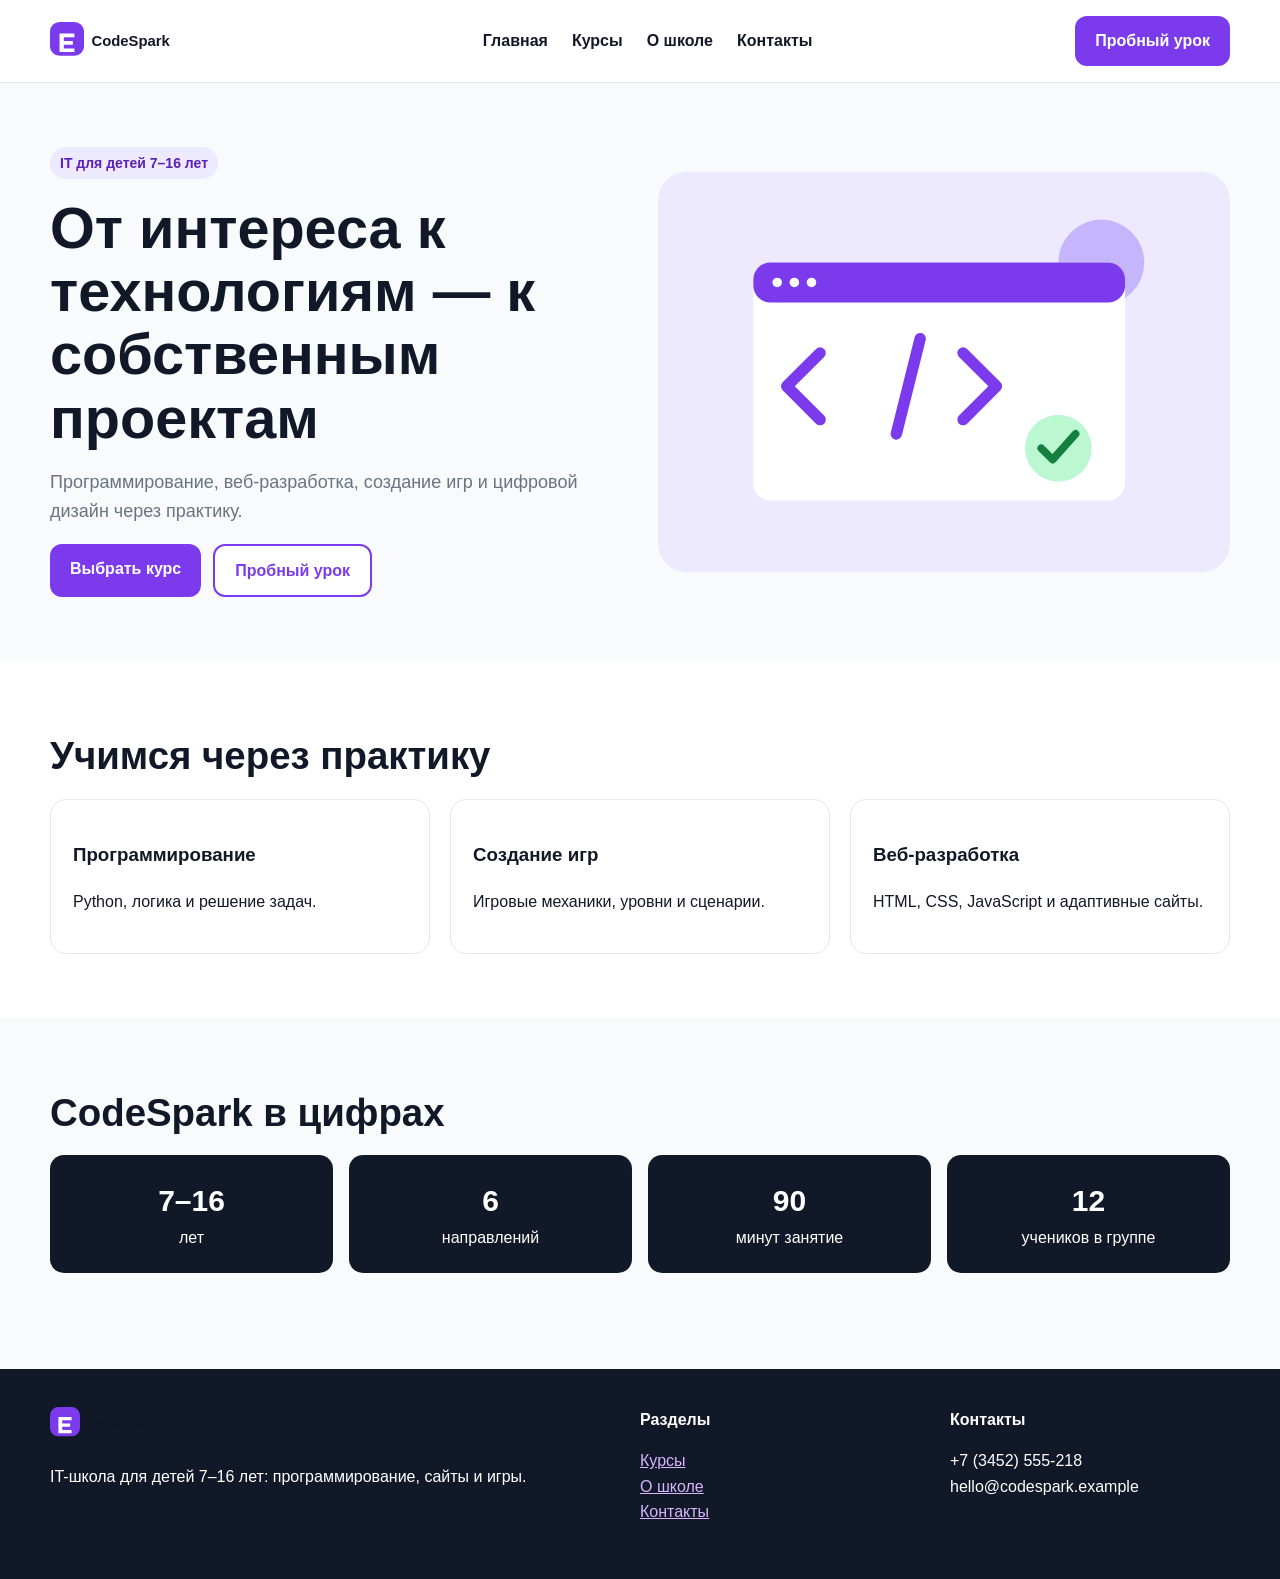
<file: index.html>
<!doctype html><html lang="ru"><head><meta charset="UTF-8"><meta name="viewport" content="width=device-width, initial-scale=1.0"><title>CodeSpark — IT-школа для детей</title><link rel="stylesheet" href="style.css"></head><body><header class="site-header"><div class="container header-inner"><a class="logo" href="index.html"><img src="assets/logo.svg" alt="CodeSpark"></a><nav class="main-nav" aria-label="Основная навигация"><ul><li><a href="index.html" aria-current="page">Главная</a></li><li><a href="courses.html" >Курсы</a></li><li><a href="about.html" >О школе</a></li><li><a href="contacts.html" >Контакты</a></li></ul></nav><a class="btn" href="contacts.html#trial">Пробный урок</a></div></header><main><section class="hero"><div class="container hero-grid"><div><span class="badge">IT для детей 7–16 лет</span><h1>От интереса к технологиям — к собственным проектам</h1><p>Программирование, веб-разработка, создание игр и цифровой дизайн через практику.</p><div class="hero-actions"><a class="btn" href="courses.html">Выбрать курс</a><a class="btn btn-secondary" href="contacts.html#trial">Пробный урок</a></div></div><img class="hero-image" src="assets/hero.svg" alt="Иллюстрация IT-обучения"></div></section><section class="section alt"><div class="container"><h2 class="section-title">Учимся через практику</h2><div class="cards"><article class="card"><h3>Программирование</h3><p>Python, логика и решение задач.</p></article><article class="card"><h3>Создание игр</h3><p>Игровые механики, уровни и сценарии.</p></article><article class="card"><h3>Веб-разработка</h3><p>HTML, CSS, JavaScript и адаптивные сайты.</p></article></div></div></section><section class="section"><div class="container"><h2 class="section-title">CodeSpark в цифрах</h2><div class="stats"><div class="stat"><strong>7–16</strong>лет</div><div class="stat"><strong>6</strong>направлений</div><div class="stat"><strong>90</strong>минут занятие</div><div class="stat"><strong>12</strong>учеников в группе</div></div></div></section></main><footer class="footer"><div class="container footer-grid"><div><img src="assets/logo.svg" alt="CodeSpark" width="150"><p>IT-школа для детей 7–16 лет: программирование, сайты и игры.</p></div><div><strong>Разделы</strong><p><a href="courses.html">Курсы</a><br><a href="about.html">О школе</a><br><a href="contacts.html">Контакты</a></p></div><div><strong>Контакты</strong><p>+7 (3452) 555-218<br>hello@codespark.example</p></div></div></footer></body></html>
</file>
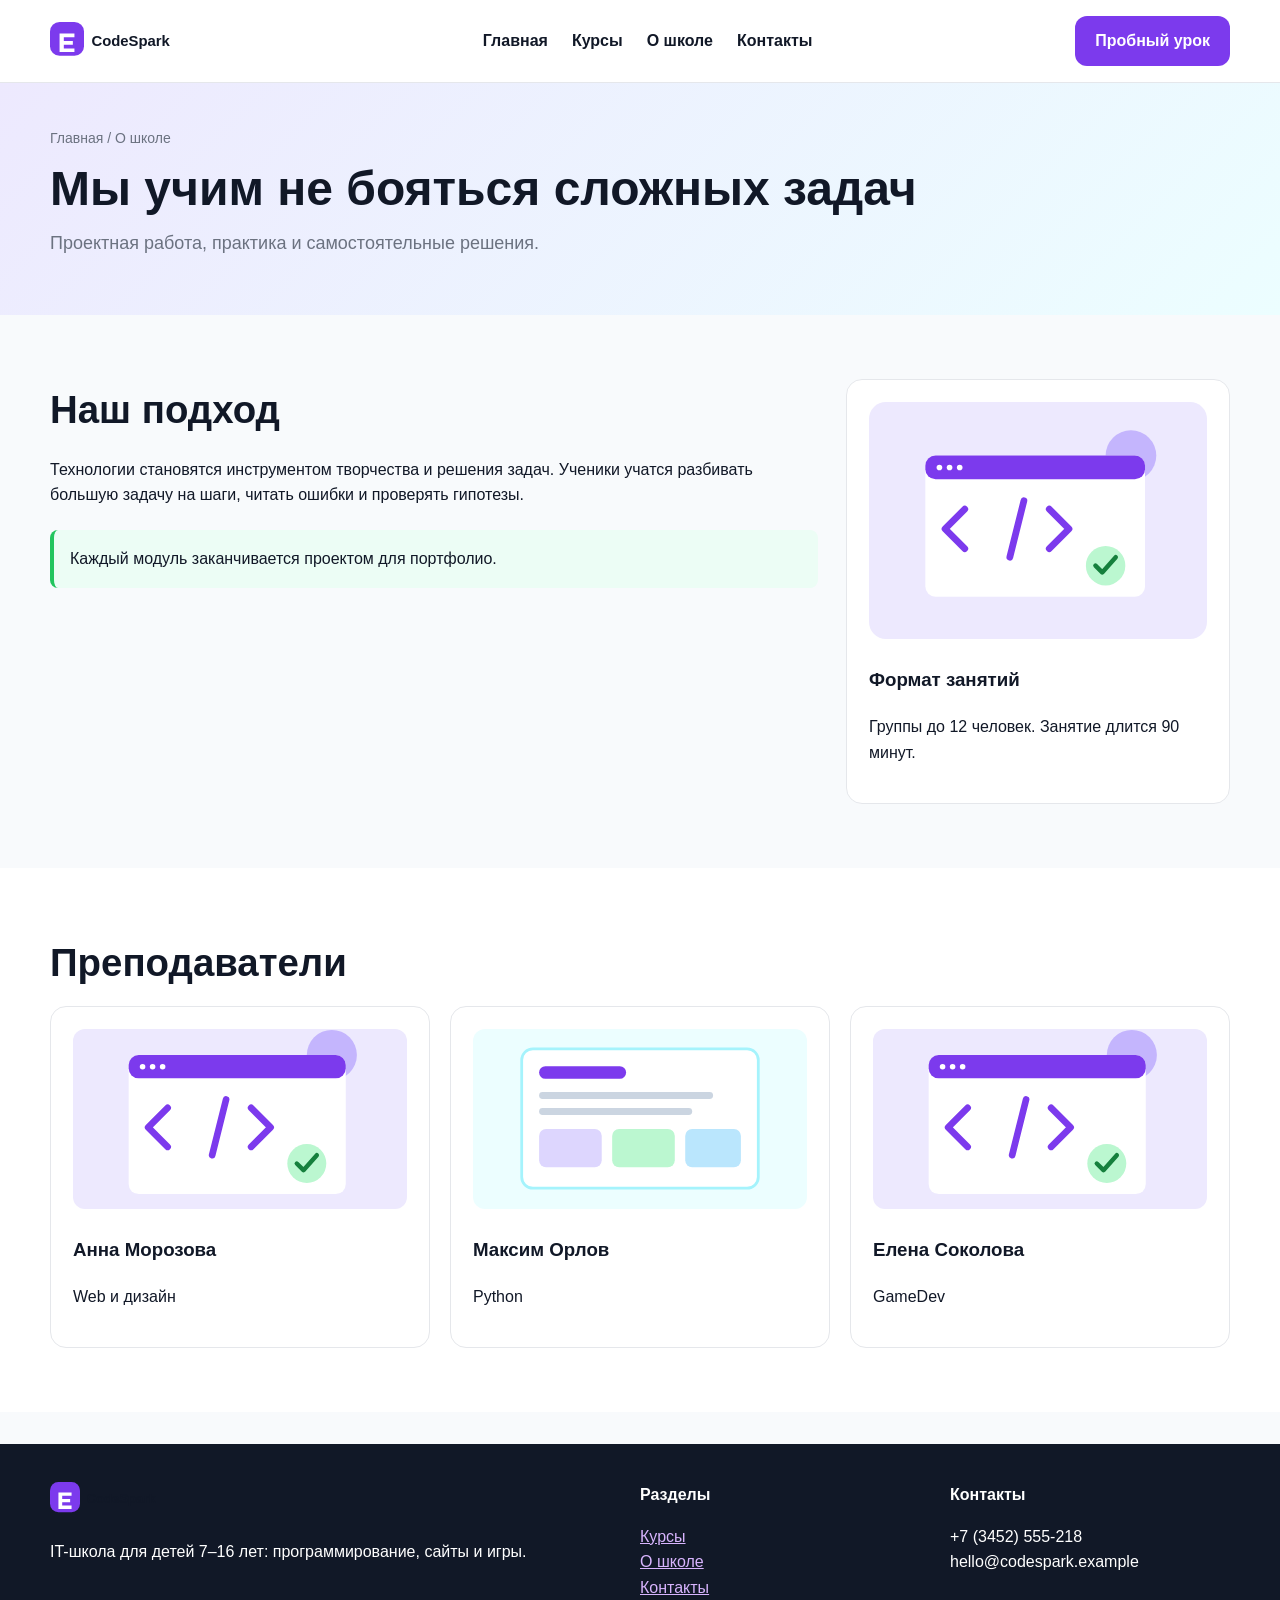
<file: about.html>
<!doctype html><html lang="ru"><head><meta charset="UTF-8"><meta name="viewport" content="width=device-width, initial-scale=1.0"><title>О школе — CodeSpark</title><link rel="stylesheet" href="style.css"></head><body><header class="site-header"><div class="container header-inner"><a class="logo" href="index.html"><img src="assets/logo.svg" alt="CodeSpark"></a><nav class="main-nav" aria-label="Основная навигация"><ul><li><a href="index.html" >Главная</a></li><li><a href="courses.html" >Курсы</a></li><li><a href="about.html" aria-current="page">О школе</a></li><li><a href="contacts.html" >Контакты</a></li></ul></nav><a class="btn" href="contacts.html#trial">Пробный урок</a></div></header><main><section class="page-hero"><div class="container"><div class="breadcrumbs">Главная / О школе</div><h1>Мы учим не бояться сложных задач</h1><p class="section-lead">Проектная работа, практика и самостоятельные решения.</p></div></section><section class="section"><div class="container about-layout"><div><h2 class="section-title">Наш подход</h2><p>Технологии становятся инструментом творчества и решения задач. Ученики учатся разбивать большую задачу на шаги, читать ошибки и проверять гипотезы.</p><div class="notice">Каждый модуль заканчивается проектом для портфолио.</div></div><aside class="sidebar"><img src="assets/hero.svg" alt="Обучение программированию"><h3>Формат занятий</h3><p>Группы до 12 человек. Занятие длится 90 минут.</p></aside></div></section><section class="section alt"><div class="container"><h2 class="section-title">Преподаватели</h2><div class="team-grid"><article class="teacher"><img class="teacher-avatar" src="assets/hero.svg" alt=""><h3>Анна Морозова</h3><p>Web и дизайн</p></article><article class="teacher"><img class="teacher-avatar" src="assets/courses.svg" alt=""><h3>Максим Орлов</h3><p>Python</p></article><article class="teacher"><img class="teacher-avatar" src="assets/hero.svg" alt=""><h3>Елена Соколова</h3><p>GameDev</p></article></div></div></section></main><footer class="footer"><div class="container footer-grid"><div><img src="assets/logo.svg" alt="CodeSpark" width="150"><p>IT-школа для детей 7–16 лет: программирование, сайты и игры.</p></div><div><strong>Разделы</strong><p><a href="courses.html">Курсы</a><br><a href="about.html">О школе</a><br><a href="contacts.html">Контакты</a></p></div><div><strong>Контакты</strong><p>+7 (3452) 555-218<br>hello@codespark.example</p></div></div></footer></body></html>
</file>
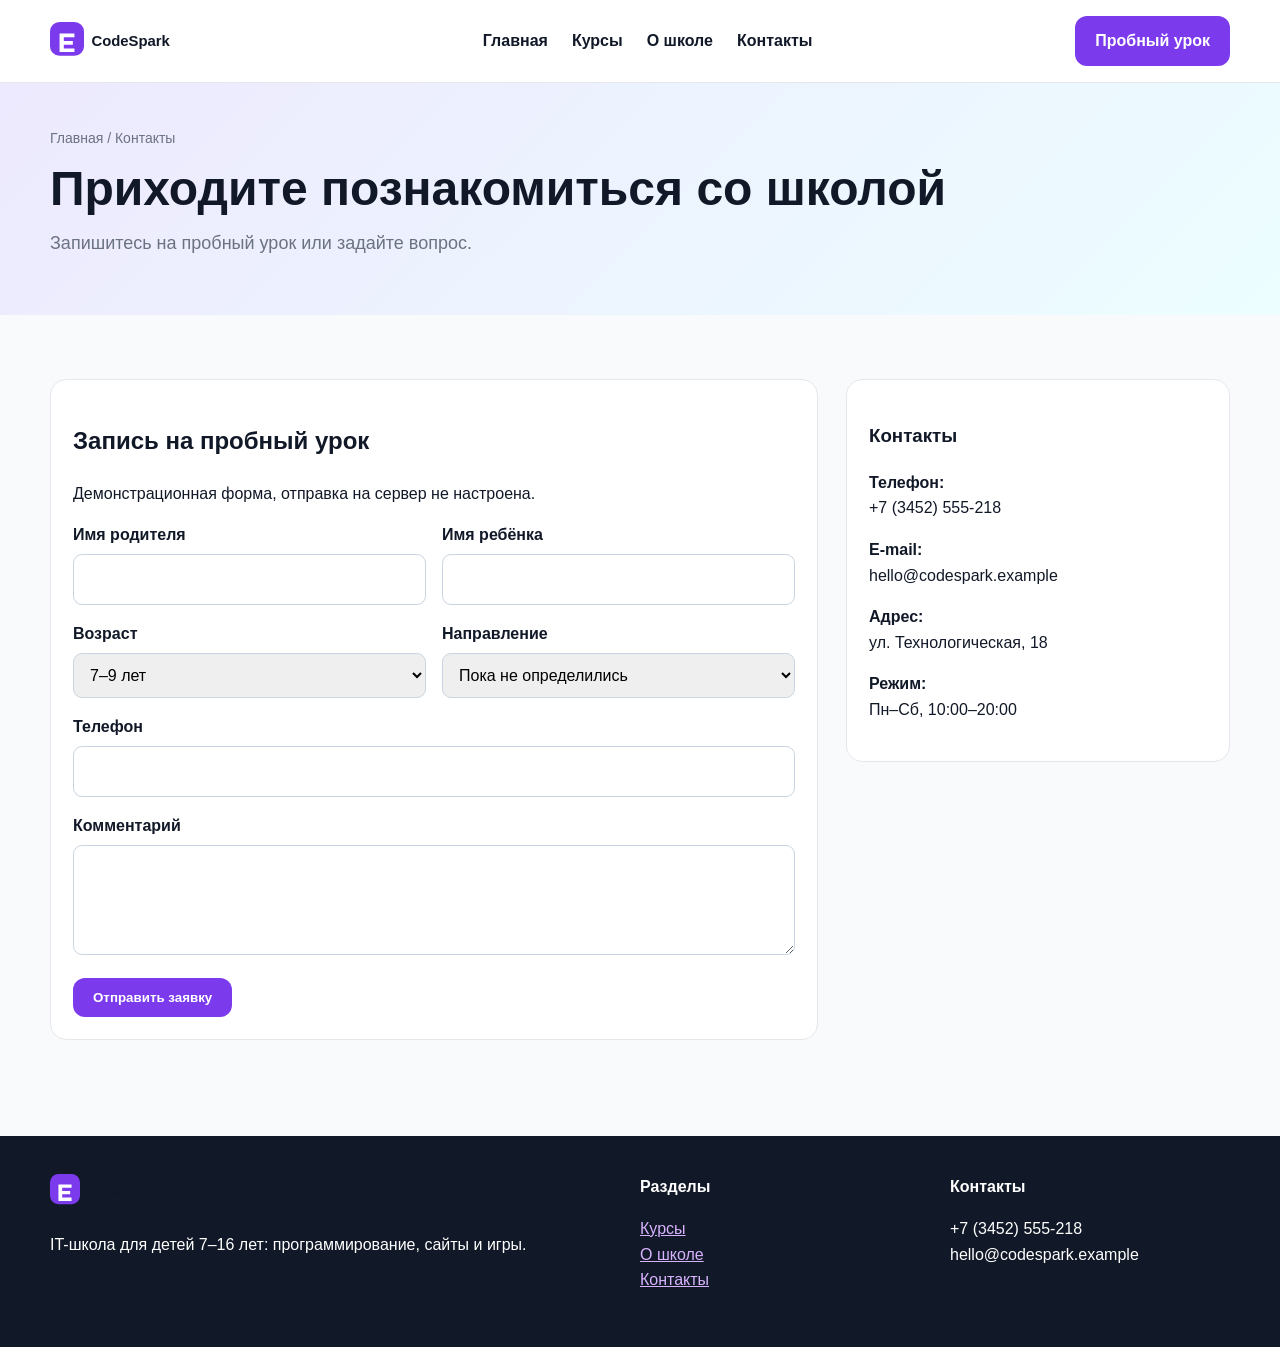
<file: contacts.html>
<!doctype html><html lang="ru"><head><meta charset="UTF-8"><meta name="viewport" content="width=device-width, initial-scale=1.0"><title>Контакты — CodeSpark</title><link rel="stylesheet" href="style.css"></head><body><header class="site-header"><div class="container header-inner"><a class="logo" href="index.html"><img src="assets/logo.svg" alt="CodeSpark"></a><nav class="main-nav" aria-label="Основная навигация"><ul><li><a href="index.html" >Главная</a></li><li><a href="courses.html" >Курсы</a></li><li><a href="about.html" >О школе</a></li><li><a href="contacts.html" aria-current="page">Контакты</a></li></ul></nav><a class="btn" href="contacts.html#trial">Пробный урок</a></div></header><main><section class="page-hero"><div class="container"><div class="breadcrumbs">Главная / Контакты</div><h1>Приходите познакомиться со школой</h1><p class="section-lead">Запишитесь на пробный урок или задайте вопрос.</p></div></section><section class="section" id="trial"><div class="container contact-layout"><div class="form-card"><h2>Запись на пробный урок</h2><p>Демонстрационная форма, отправка на сервер не настроена.</p><form><div class="form-row"><div class="form-group"><label for="parent">Имя родителя</label><input id="parent" name="parent" autocomplete="name" required></div><div class="form-group"><label for="child">Имя ребёнка</label><input id="child" name="child" required></div></div><div class="form-row"><div class="form-group"><label for="age">Возраст</label><select id="age" name="age"><option>7–9 лет</option><option>10–12 лет</option><option>13–16 лет</option></select></div><div class="form-group"><label for="course">Направление</label><select id="course" name="course"><option>Пока не определились</option><option>Игры</option><option>Python</option><option>Web</option></select></div></div><div class="form-group"><label for="phone">Телефон</label><input id="phone" name="phone" type="tel" autocomplete="tel" required></div><div class="form-group"><label for="comment">Комментарий</label><textarea id="comment" name="comment"></textarea></div><button class="btn" type="button">Отправить заявку</button></form></div><aside class="sidebar"><h3>Контакты</h3><p><strong>Телефон:</strong><br>+7 (3452) 555-218</p><p><strong>E-mail:</strong><br>hello@codespark.example</p><p><strong>Адрес:</strong><br>ул. Технологическая, 18</p><p><strong>Режим:</strong><br>Пн–Сб, 10:00–20:00</p></aside></div></section></main><footer class="footer"><div class="container footer-grid"><div><img src="assets/logo.svg" alt="CodeSpark" width="150"><p>IT-школа для детей 7–16 лет: программирование, сайты и игры.</p></div><div><strong>Разделы</strong><p><a href="courses.html">Курсы</a><br><a href="about.html">О школе</a><br><a href="contacts.html">Контакты</a></p></div><div><strong>Контакты</strong><p>+7 (3452) 555-218<br>hello@codespark.example</p></div></div></footer></body></html>
</file>
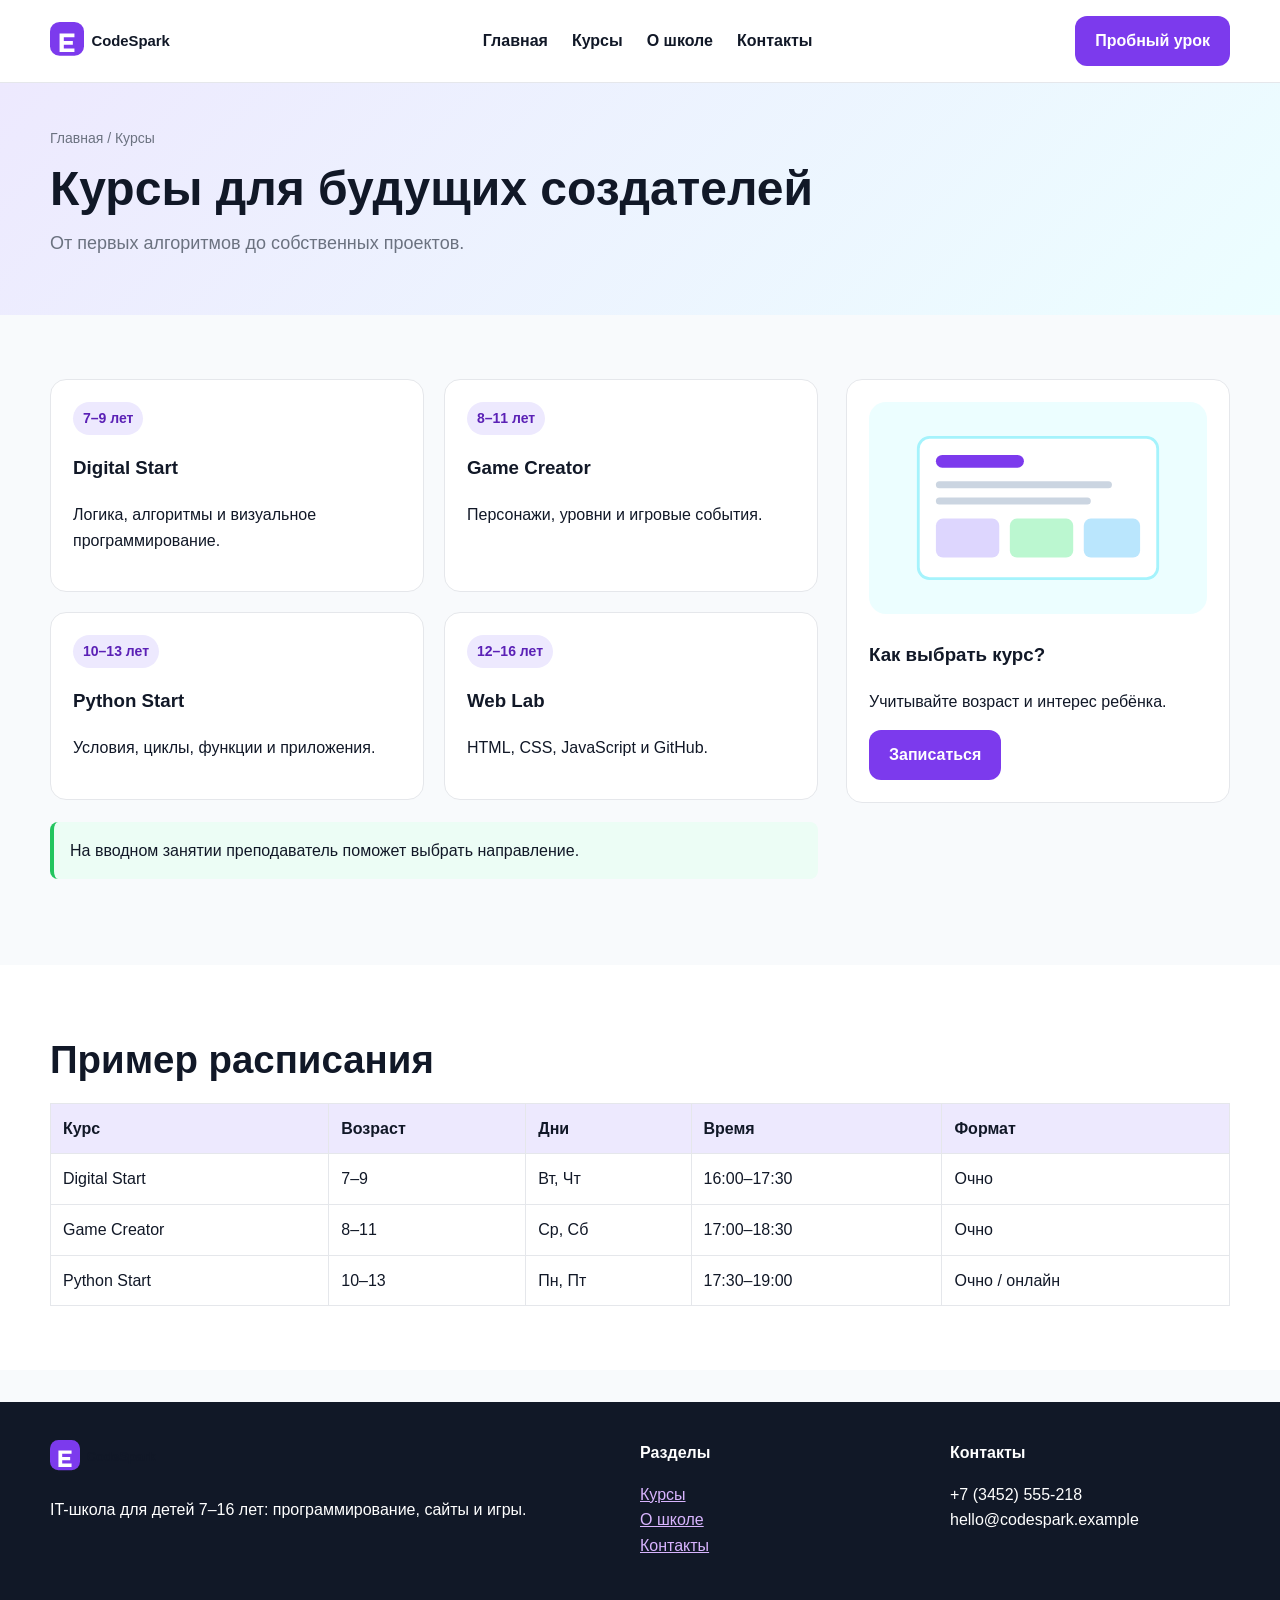
<file: courses.html>
<!doctype html><html lang="ru"><head><meta charset="UTF-8"><meta name="viewport" content="width=device-width, initial-scale=1.0"><title>Курсы — CodeSpark</title><link rel="stylesheet" href="style.css"></head><body><header class="site-header"><div class="container header-inner"><a class="logo" href="index.html"><img src="assets/logo.svg" alt="CodeSpark"></a><nav class="main-nav" aria-label="Основная навигация"><ul><li><a href="index.html" >Главная</a></li><li><a href="courses.html" aria-current="page">Курсы</a></li><li><a href="about.html" >О школе</a></li><li><a href="contacts.html" >Контакты</a></li></ul></nav><a class="btn" href="contacts.html#trial">Пробный урок</a></div></header><main><section class="page-hero"><div class="container"><div class="breadcrumbs">Главная / Курсы</div><h1>Курсы для будущих создателей</h1><p class="section-lead">От первых алгоритмов до собственных проектов.</p></div></section><section class="section"><div class="container course-layout"><div><div class="course-list"><article class="course-card"><span class="badge">7–9 лет</span><h3>Digital Start</h3><p>Логика, алгоритмы и визуальное программирование.</p></article><article class="course-card"><span class="badge">8–11 лет</span><h3>Game Creator</h3><p>Персонажи, уровни и игровые события.</p></article><article class="course-card"><span class="badge">10–13 лет</span><h3>Python Start</h3><p>Условия, циклы, функции и приложения.</p></article><article class="course-card"><span class="badge">12–16 лет</span><h3>Web Lab</h3><p>HTML, CSS, JavaScript и GitHub.</p></article></div><div class="notice">На вводном занятии преподаватель поможет выбрать направление.</div></div><aside class="sidebar"><img src="assets/courses.svg" alt="Иллюстрация курсов"><h3>Как выбрать курс?</h3><p>Учитывайте возраст и интерес ребёнка.</p><a class="btn" href="contacts.html#trial">Записаться</a></aside></div></section><section class="section alt"><div class="container"><h2 class="section-title">Пример расписания</h2><div class="schedule-wrap" role="region" aria-label="Расписание, прокручивается по горизонтали" tabindex="0"><table class="schedule"><thead><tr><th>Курс</th><th>Возраст</th><th>Дни</th><th>Время</th><th>Формат</th></tr></thead><tbody><tr><td>Digital Start</td><td>7–9</td><td>Вт, Чт</td><td>16:00–17:30</td><td>Очно</td></tr><tr><td>Game Creator</td><td>8–11</td><td>Ср, Сб</td><td>17:00–18:30</td><td>Очно</td></tr><tr><td>Python Start</td><td>10–13</td><td>Пн, Пт</td><td>17:30–19:00</td><td>Очно / онлайн</td></tr></tbody></table></div></div></section></main><footer class="footer"><div class="container footer-grid"><div><img src="assets/logo.svg" alt="CodeSpark" width="150"><p>IT-школа для детей 7–16 лет: программирование, сайты и игры.</p></div><div><strong>Разделы</strong><p><a href="courses.html">Курсы</a><br><a href="about.html">О школе</a><br><a href="contacts.html">Контакты</a></p></div><div><strong>Контакты</strong><p>+7 (3452) 555-218<br>hello@codespark.example</p></div></div></footer></body></html>
</file>
<file: style.css>
:root{--bg:#f8fafc;--text:#111827;--muted:#6b7280;--primary:#7c3aed;--line:#e5e7eb;--dark:#111827}*{box-sizing:border-box}body{margin:0;font:16px/1.6 Arial,Helvetica,sans-serif;color:var(--text);background:var(--bg)}img{max-width:100%;height:auto}a{color:inherit}.container{width:min(1180px,calc(100% - 40px));margin:auto}.site-header{position:sticky;top:0;z-index:5;background:#fff;border-bottom:1px solid var(--line)}.header-inner{min-height:82px;display:flex;align-items:center;justify-content:space-between;gap:20px}.logo img{width:170px;display:block}.main-nav ul{display:flex;gap:24px;list-style:none;padding:0;margin:0;flex-wrap:wrap}.main-nav a{text-decoration:none;font-weight:700}.main-nav a:hover{color:var(--primary)}.btn{display:inline-block;border:0;border-radius:12px;padding:12px 20px;background:var(--primary);color:#fff;text-decoration:none;font-weight:700;cursor:pointer}.btn-secondary{background:#fff;color:var(--primary);border:2px solid var(--primary)}.hero{padding:64px 0}.hero-grid{display:grid;grid-template-columns:repeat(2,minmax(0,1fr));gap:36px;align-items:center}.hero h1{font-size:clamp(2rem,5vw,3.6rem);line-height:1.1;margin:.3em 0}.hero p,.section-lead{font-size:18px;color:var(--muted)}.hero-actions{display:flex;gap:12px;flex-wrap:wrap}.hero-image{width:100%;border-radius:24px}.section{padding:64px 0}.section.alt{background:#fff}.section-title{font-size:clamp(1.7rem,3vw,2.4rem);margin:0 0 12px}.section-lead{max-width:760px;margin:0 0 28px}.badge{display:inline-block;background:#ede9fe;color:#5b21b6;border-radius:99px;padding:5px 10px;font-size:14px;font-weight:700}.cards,.course-list,.team-grid{display:grid;grid-template-columns:repeat(3,minmax(0,1fr));gap:20px}.card,.course-card,.teacher,.form-card,.sidebar,.feature{padding:22px;background:#fff;border:1px solid var(--line);border-radius:16px;min-width:0}.stats{display:grid;grid-template-columns:repeat(4,minmax(0,1fr));gap:16px}.stat{background:var(--dark);color:#fff;padding:22px;border-radius:14px;text-align:center}.stat strong{display:block;font-size:30px}.course-layout,.about-layout,.contact-layout{display:grid;grid-template-columns:minmax(0,2fr) minmax(240px,1fr);gap:28px;align-items:start}.course-list{grid-template-columns:repeat(2,minmax(0,1fr))}.sidebar{position:sticky;top:110px}.schedule-wrap{max-width:100%;overflow-x:auto;-webkit-overflow-scrolling:touch}.schedule{width:100%;min-width:680px;border-collapse:collapse;background:#fff}.schedule th,.schedule td{padding:12px;border:1px solid var(--line);text-align:left}.schedule th{background:#ede9fe}.teacher-avatar{width:100%;height:180px;object-fit:cover;border-radius:12px}.feature-row{display:flex;gap:18px}.feature{flex:1}.form-row{display:flex;gap:16px}.form-group{flex:1;min-width:0;margin-bottom:16px}label{display:block;font-weight:700;margin-bottom:6px}input,select,textarea{width:100%;max-width:100%;padding:12px;border:1px solid #cbd5e1;border-radius:9px;font:inherit}textarea{min-height:110px;resize:vertical}.page-hero{padding:44px 0 30px;background:linear-gradient(135deg,#ede9fe,#ecfeff)}.page-hero h1{font-size:clamp(2rem,5vw,3rem);line-height:1.15;margin:12px 0}.breadcrumbs{color:var(--muted);font-size:14px}.notice{margin:22px 0;padding:16px;border-left:4px solid #22c55e;background:#ecfdf5;border-radius:8px}.footer{margin-top:32px;padding:38px 0;background:var(--dark);color:#fff}.footer-grid{display:grid;grid-template-columns:2fr 1fr 1fr;gap:30px}.footer a{color:#d8b4fe}@media(max-width:1024px){.header-inner{padding:14px 0;flex-wrap:wrap}.main-nav{order:3;flex:1 0 100%}.main-nav ul{justify-content:center;gap:8px 20px}.sidebar{position:static}.stats{grid-template-columns:repeat(2,minmax(0,1fr))}}@media(max-width:700px){.container{width:calc(100% - 32px)}.header-inner{justify-content:center}.logo img{width:145px}.hero{padding:36px 0}.hero-grid,.course-layout,.about-layout,.contact-layout{grid-template-columns:minmax(0,1fr)}.hero p,.section-lead{font-size:16px}.section{padding:42px 0}.cards,.course-list,.team-grid{grid-template-columns:minmax(0,1fr)}.feature-row,.form-row{flex-direction:column;gap:0}.footer-grid{grid-template-columns:minmax(0,1fr);gap:16px}.sidebar{order:2}.stat{padding:16px 10px}.stat strong{font-size:26px}}@media(max-width:380px){.container{width:calc(100% - 24px)}.main-nav ul{gap:4px 12px}.header-inner>.btn{font-size:14px;padding:10px 12px}.stats{grid-template-columns:minmax(0,1fr)}}
</file>
